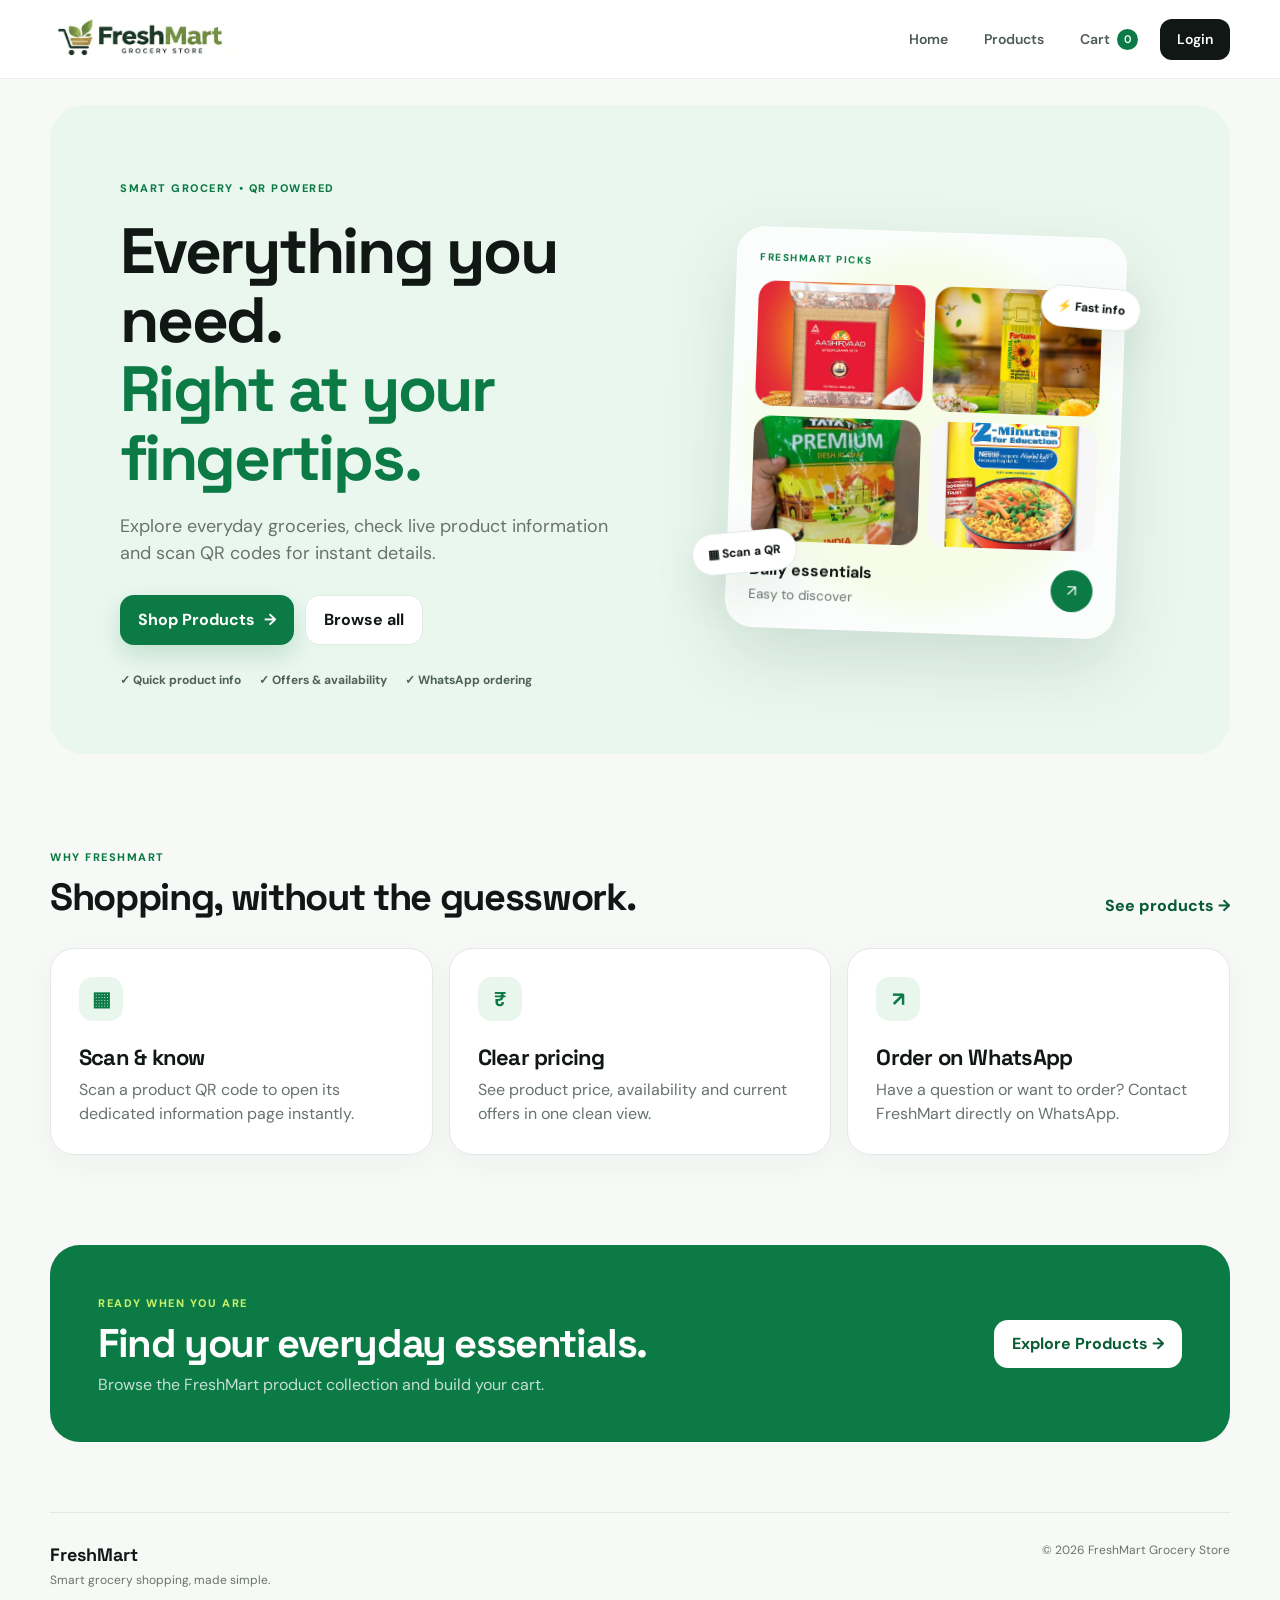
<file: Project/index.html>
<!DOCTYPE html>
<html lang="en">
<head>
    <meta charset="UTF-8">
    <meta name="viewport" content="width=device-width, initial-scale=1.0">
    <meta name="theme-color" content="#0b7a45">
    <title>FreshMart — Smart Grocery Shopping</title>
    <link rel="stylesheet" href="style.css">
</head>
<body>

<header class="site-header">
    <div class="nav-shell">
        <a class="brand" href="index.html" aria-label="FreshMart Home">
            <img src="images/freshmart-logo.jpg" alt="FreshMart Grocery Store">
        </a>
        <nav id="main-nav" aria-label="Main navigation"></nav>
    </div>
</header>

<main>
    <section class="hero-section">
        <div class="hero-copy">
            <span class="eyebrow">SMART GROCERY • QR POWERED</span>
            <h1>Everything you need.<br><span>Right at your fingertips.</span></h1>
            <p>Explore everyday groceries, check live product information and scan QR codes for instant details.</p>
            <div class="hero-actions">
                <a class="button button-primary" href="products.html">Shop Products <span>→</span></a>
                <a class="button button-ghost" href="products.html">Browse all</a>
            </div>
            <div class="hero-trust">
                <span>✓ Quick product info</span>
                <span>✓ Offers & availability</span>
                <span>✓ WhatsApp ordering</span>
            </div>
        </div>

        <div class="hero-visual">
            <div class="hero-glow"></div>
            <div class="hero-card hero-card-main">
                <div class="mini-label">FRESHMART PICKS</div>
                <div class="hero-product-grid">
                    <img src="images/product1.jpg" alt="Aashirvaad Atta">
                    <img src="images/product3.jpg" alt="Fortune Sunflower Oil">
                    <img src="images/product4.jpg" alt="Tata Tea">
                    <img src="images/product6.jpg" alt="Maggi Noodles">
                </div>
                <div class="hero-card-bottom">
                    <div>
                        <strong>Daily essentials</strong>
                        <small>Easy to discover</small>
                    </div>
                    <span class="hero-arrow">↗</span>
                </div>
            </div>
            <div class="floating-chip chip-top">⚡ Fast info</div>
            <div class="floating-chip chip-bottom">▦ Scan a QR</div>
        </div>
    </section>

    <section class="quick-section">
        <div class="section-heading">
            <div>
                <span class="eyebrow">WHY FRESHMART</span>
                <h2>Shopping, without the guesswork.</h2>
            </div>
            <a class="text-link" href="products.html">See products →</a>
        </div>

        <div class="feature-grid">
            <article class="feature-card">
                <div class="feature-icon">▦</div>
                <h3>Scan & know</h3>
                <p>Scan a product QR code to open its dedicated information page instantly.</p>
            </article>
            <article class="feature-card">
                <div class="feature-icon">₹</div>
                <h3>Clear pricing</h3>
                <p>See product price, availability and current offers in one clean view.</p>
            </article>
            <article class="feature-card">
                <div class="feature-icon">↗</div>
                <h3>Order on WhatsApp</h3>
                <p>Have a question or want to order? Contact FreshMart directly on WhatsApp.</p>
            </article>
        </div>
    </section>

    <section class="cta-section">
        <div>
            <span class="eyebrow">READY WHEN YOU ARE</span>
            <h2>Find your everyday essentials.</h2>
            <p>Browse the FreshMart product collection and build your cart.</p>
        </div>
        <a class="button button-light" href="products.html">Explore Products →</a>
    </section>
</main>

<footer class="site-footer">
    <div>
        <strong>FreshMart</strong>
        <span>Smart grocery shopping, made simple.</span>
    </div>
    <p>© 2026 FreshMart Grocery Store</p>
</footer>

<script src="products.js"></script>
<script src="shop.js"></script>
</body>
</html>
</file>
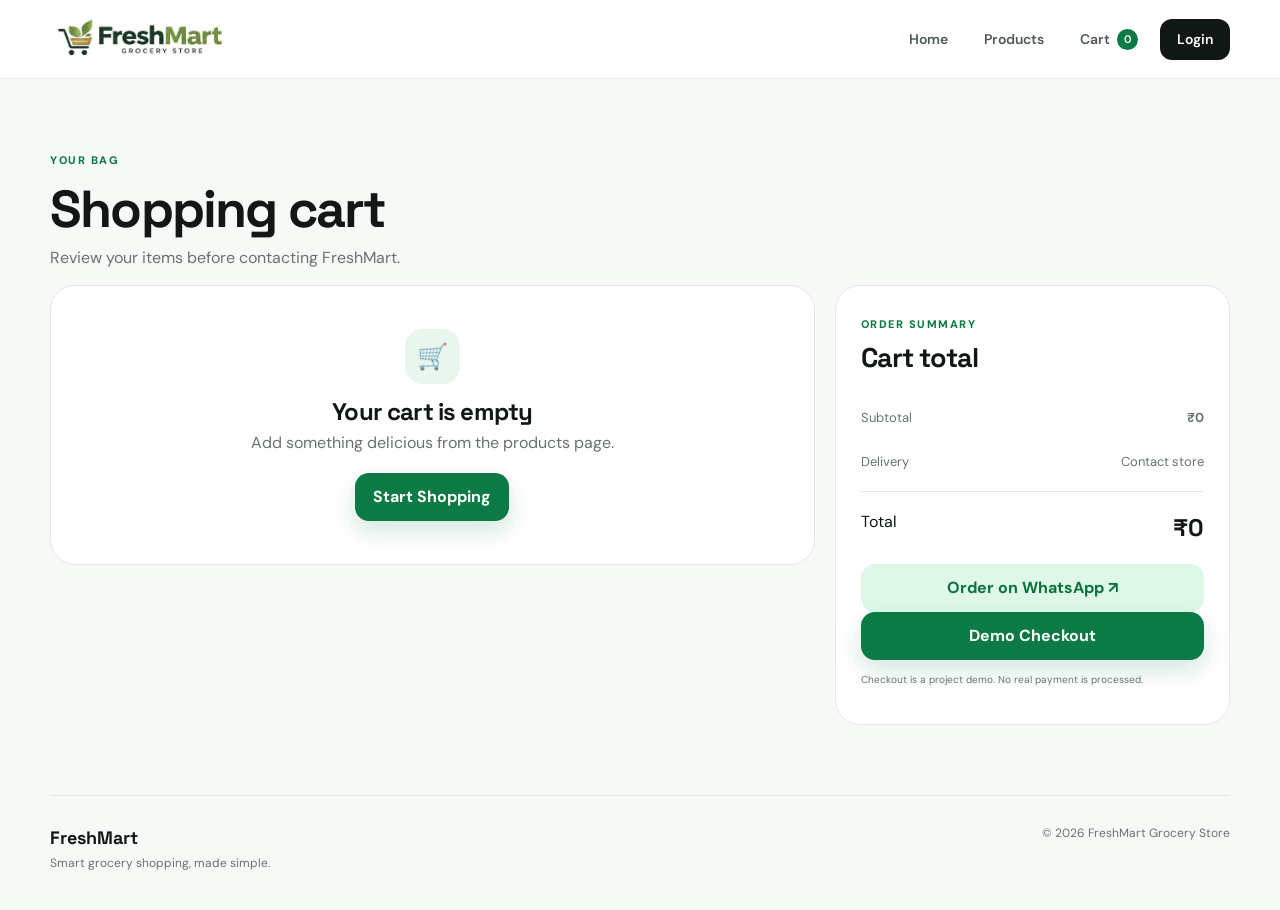
<file: Project/cart.html>
<!DOCTYPE html>
<html lang="en">
<head>
    <meta charset="UTF-8">
    <meta name="viewport" content="width=device-width, initial-scale=1.0">
    <meta name="theme-color" content="#0b7a45">
    <title>Your Cart — FreshMart</title>
    <link rel="stylesheet" href="style.css">
</head>
<body>
<header class="site-header">
    <div class="nav-shell">
        <a class="brand" href="index.html" aria-label="FreshMart Home"><img src="images/freshmart-logo.jpg" alt="FreshMart Grocery Store"></a>
        <nav id="main-nav" aria-label="Main navigation"></nav>
    </div>
</header>

<main class="page-main">
    <section class="page-heading compact-heading">
        <div><span class="eyebrow">YOUR BAG</span><h1>Shopping cart</h1><p>Review your items before contacting FreshMart.</p></div>
    </section>

    <section class="cart-layout">
        <div class="cart-container">
            <div id="cart-items"></div>
            <div id="cart-empty" class="empty-state hidden"><div class="empty-icon">🛒</div><h2>Your cart is empty</h2><p>Add something delicious from the products page.</p><a class="button button-primary" href="products.html">Start Shopping</a></div>
        </div>
        <aside class="cart-summary">
            <span class="eyebrow">ORDER SUMMARY</span>
            <h2>Cart total</h2>
            <div class="summary-row"><span>Subtotal</span><strong id="subtotal">₹0</strong></div>
            <div class="summary-row"><span>Delivery</span><span>Contact store</span></div>
            <div class="summary-total"><span>Total</span><strong id="cart-total">₹0</strong></div>
            <a class="button whatsapp-button full" id="whatsapp-order" href="#" target="_blank" rel="noopener">Order on WhatsApp ↗</a>
            <button class="button button-primary full" id="checkout-button">Demo Checkout</button>
            <p class="summary-note">Checkout is a project demo. No real payment is processed.</p>
            <p id="checkout-message" class="success-message"></p>
        </aside>
    </section>
</main>

<footer class="site-footer">
    <div><strong>FreshMart</strong><span>Smart grocery shopping, made simple.</span></div>
    <p>© 2026 FreshMart Grocery Store</p>
</footer>

<script src="products.js"></script>
<script src="shop.js"></script>
<script>
const cartItems = document.getElementById("cart-items");
const cartEmpty = document.getElementById("cart-empty");
const subtotalEl = document.getElementById("subtotal");
const cartTotal = document.getElementById("cart-total");
const checkoutMessage = document.getElementById("checkout-message");

function renderCart() {
    const cart = getCart();
    cartItems.innerHTML = "";
    checkoutMessage.textContent = "";

    if (cart.length === 0) {
        cartEmpty.classList.remove("hidden");
        subtotalEl.textContent = "₹0";
        cartTotal.textContent = "₹0";
        return;
    }

    cartEmpty.classList.add("hidden");
    let total = 0;

    cart.forEach(function(cartItem) {
        const product = getProductById(cartItem.id);
        if (!product) return;
        const itemTotal = product.price * cartItem.quantity;
        total += itemTotal;

        cartItems.innerHTML += `
            <article class="cart-item">
                <img src="${product.image}" alt="${product.name}">
                <div class="cart-item-info">
                    <div class="cart-item-top"><span class="stock"><i></i> In Stock</span><button class="remove-link" onclick="removeFromCart('${product.id}')">Remove</button></div>
                    <h3>${product.name}</h3>
                    <p>₹${product.price} each</p>
                    <div class="cart-item-bottom">
                        <div class="quantity-controls">
                            <button class="quantity-button" onclick="changeQuantity('${product.id}', -1)">−</button>
                            <strong>${cartItem.quantity}</strong>
                            <button class="quantity-button" onclick="changeQuantity('${product.id}', 1)">+</button>
                        </div>
                        <strong class="item-total">₹${itemTotal}</strong>
                    </div>
                </div>
            </article>`;
    });

    subtotalEl.textContent = `₹${total}`;
    cartTotal.textContent = `₹${total}`;
}

function changeQuantity(productId, change) {
    const cart = getCart();
    const item = cart.find(item => item.id === productId);
    if (!item) return;
    item.quantity += change;
    if (item.quantity <= 0) saveCart(cart.filter(item => item.id !== productId));
    else saveCart(cart);
    updateNavigation();
    renderCart();
}

function removeFromCart(productId) {
    saveCart(getCart().filter(item => item.id !== productId));
    updateNavigation();
    renderCart();
}

document.getElementById("checkout-button").addEventListener("click", function() {
    if (!isLoggedIn()) {
        alert("Please login before checkout.");
        window.location.href = "login.html?next=cart";
        return;
    }
    if (getCart().length === 0) {
        checkoutMessage.textContent = "Your cart is empty.";
        return;
    }
    checkoutMessage.textContent = "Demo checkout completed. No real order or payment was processed.";
});

document.getElementById("whatsapp-order").addEventListener("click", function(event) {
    event.preventDefault();
    const cart = getCart();
    if (cart.length === 0) { alert("Your cart is empty."); return; }
    let message = "Hello FreshMart! I would like to order these items:\n\n";
    let total = 0;
    cart.forEach(function(cartItem) {
        const product = getProductById(cartItem.id);
        if (!product) return;
        const subtotal = product.price * cartItem.quantity;
        total += subtotal;
        message += `${product.name} x ${cartItem.quantity} = ₹${subtotal}\n`;
    });
    message += `\nTotal: ₹${total}\nPlease contact me to confirm the order.`;
    window.open("https://wa.me/919284353907?text=" + encodeURIComponent(message), "_blank", "noopener");
});

renderCart();
</script>
</body>
</html>
</file>
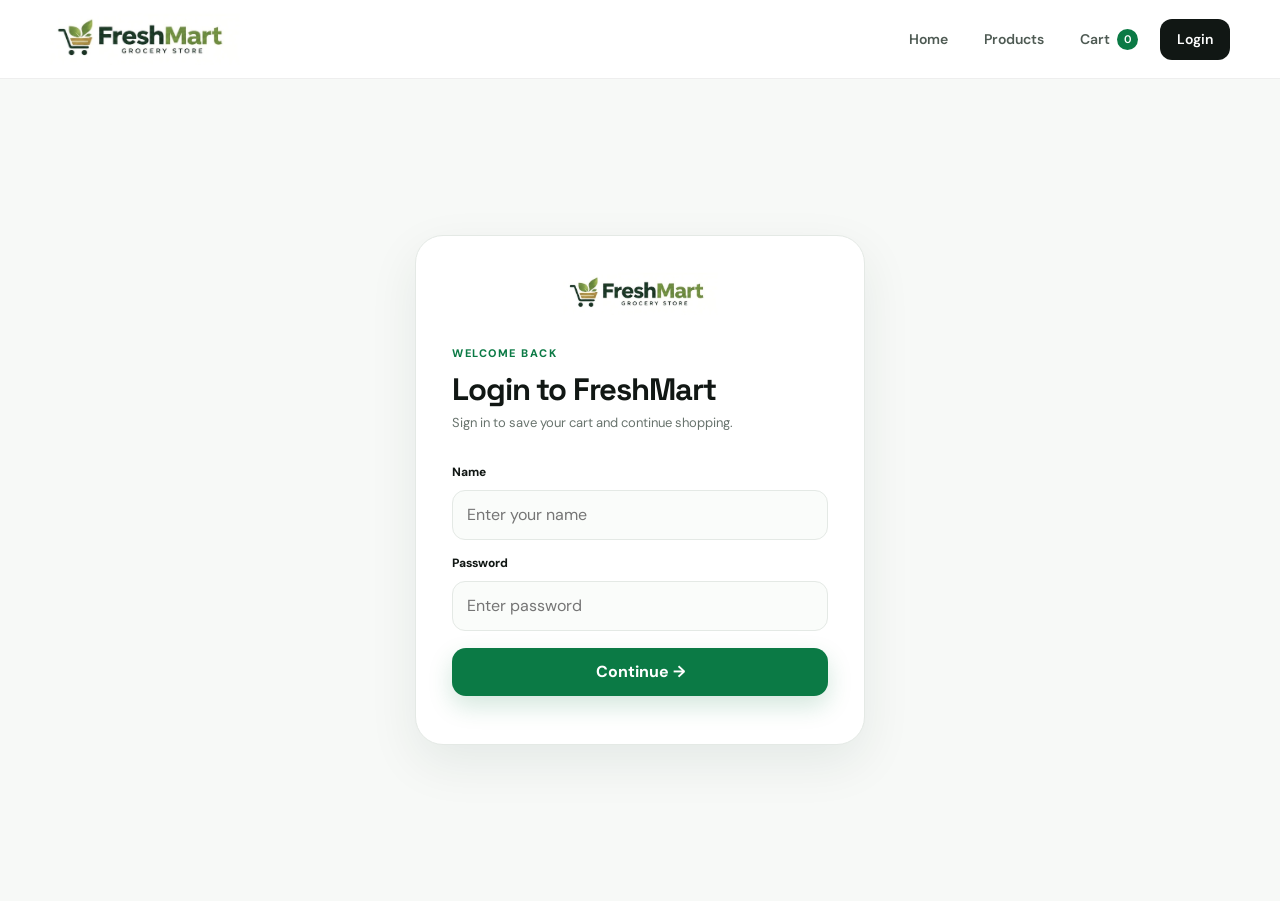
<file: Project/login.html>
<!DOCTYPE html>
<html lang="en">
<head>
    <meta charset="UTF-8">
    <meta name="viewport" content="width=device-width, initial-scale=1.0">
    <meta name="theme-color" content="#0b7a45">
    <title>Login — FreshMart</title>
    <link rel="stylesheet" href="style.css">
</head>
<body class="login-page">
<header class="site-header">
    <div class="nav-shell">
        <a class="brand" href="index.html" aria-label="FreshMart Home"><img src="images/freshmart-logo.jpg" alt="FreshMart Grocery Store"></a>
        <nav id="main-nav" aria-label="Main navigation"></nav>
    </div>
</header>

<main class="login-main">
    <section class="login-container">
        <div class="login-logo"><img src="images/freshmart-logo.jpg" alt="FreshMart"></div>
        <span class="eyebrow">WELCOME BACK</span>
        <h1>Login to FreshMart</h1>
        <p class="login-subtitle">Sign in to save your cart and continue shopping.</p>
        <form id="login-form">
            <label for="username">Name</label>
            <input type="text" id="username" placeholder="Enter your name" autocomplete="name" required>
            <label for="password">Password</label>
            <input type="password" id="password" placeholder="Enter password" autocomplete="current-password" required>
            <button class="button button-primary full" type="submit">Continue →</button>
        </form>
        <p id="login-message" class="form-message"></p>
    </section>
</main>

<script src="products.js"></script>
<script src="shop.js"></script>
<script>
const loginForm = document.getElementById("login-form");
const loginMessage = document.getElementById("login-message");
loginForm.addEventListener("submit", function(event) {
    event.preventDefault();
    const username = document.getElementById("username").value.trim();
    const password = document.getElementById("password").value;
    if (!username || !password) {
        loginMessage.textContent = "Please enter your name and password.";
        return;
    }
    localStorage.setItem("freshmartUser", username);
    const nextPage = new URLSearchParams(window.location.search).get("next");
    window.location.href = nextPage === "cart" ? "cart.html" : "products.html";
});
</script>
</body>
</html>
</file>
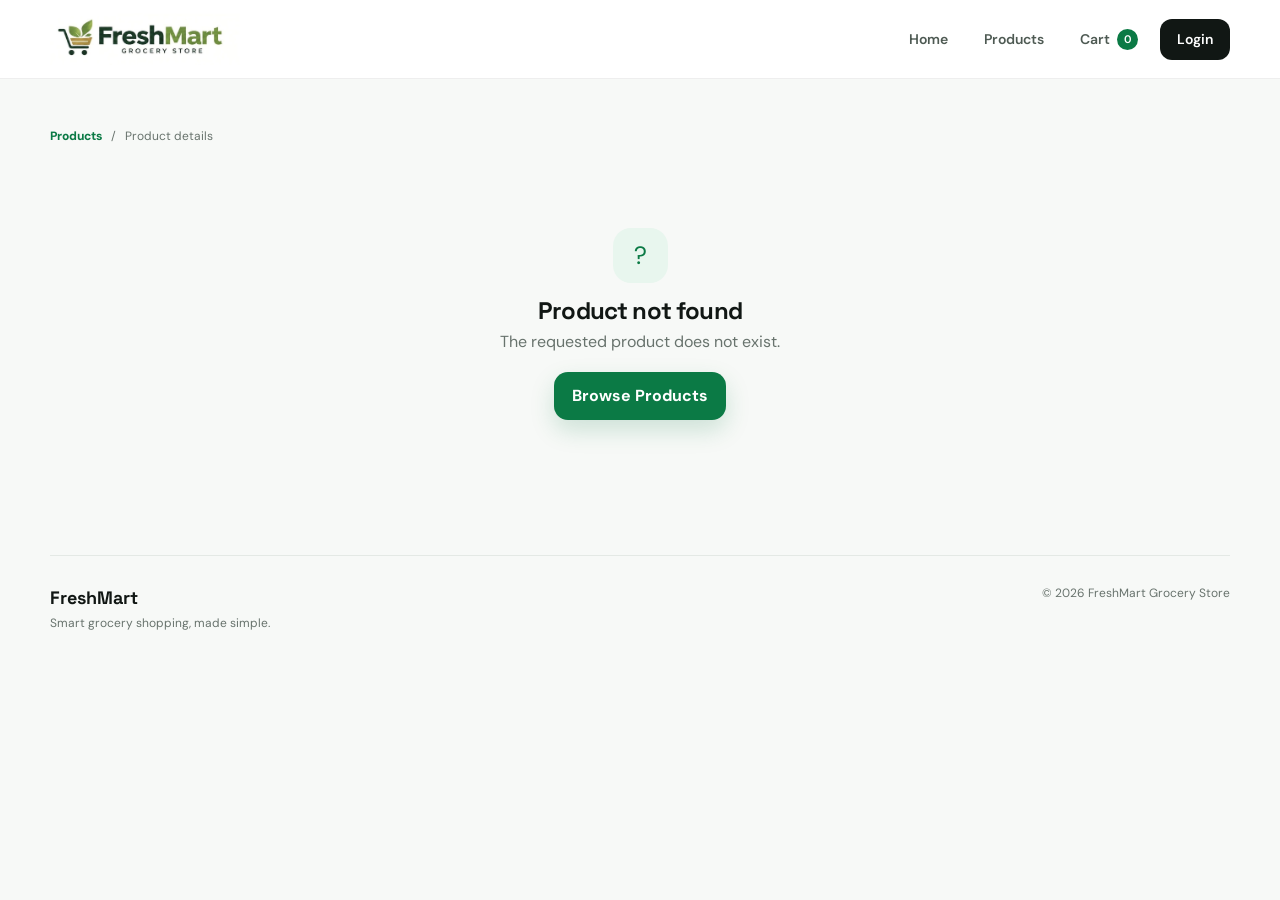
<file: Project/product.html>
<!DOCTYPE html>
<html lang="en">
<head>
    <meta charset="UTF-8">
    <meta name="viewport" content="width=device-width, initial-scale=1.0">
    <meta name="theme-color" content="#0b7a45">
    <title>Product Details — FreshMart</title>
    <link rel="stylesheet" href="style.css">
</head>
<body>
<header class="site-header">
    <div class="nav-shell">
        <a class="brand" href="index.html" aria-label="FreshMart Home"><img src="images/freshmart-logo.jpg" alt="FreshMart Grocery Store"></a>
        <nav id="main-nav" aria-label="Main navigation"></nav>
    </div>
</header>

<main class="page-main">
    <div class="breadcrumb"><a href="products.html">Products</a><span>/</span><span>Product details</span></div>
    <section class="product-details" id="product-details"></section>
</main>

<footer class="site-footer">
    <div><strong>FreshMart</strong><span>Smart grocery shopping, made simple.</span></div>
    <p>© 2026 FreshMart Grocery Store</p>
</footer>

<script src="products.js"></script>
<script src="shop.js"></script>
<script>
const productId = new URLSearchParams(window.location.search).get("id");
const product = products.find(item => item.id === productId);
const productDetails = document.getElementById("product-details");

if (product) {
    const message = encodeURIComponent(`Hello FreshMart, I am interested in ${product.name}. Is it available?`);
    const offer = product.offer !== "No Offer" ? `<span class="badge badge-offer large">${product.offer}</span>` : "";
    const stock = product.availability === "In Stock" ? `<span class="stock large-stock"><i></i> ${product.availability}</span>` : `<span class="stock stock-out">${product.availability}</span>`;

    productDetails.innerHTML = `
        <div class="detail-image-card">
            ${offer}
            <img src="${product.image}" alt="${product.name}">
        </div>
        <div class="detail-content">
            <div class="detail-kicker">FRESHMART ESSENTIAL</div>
            <h1>${product.name}</h1>
            <div class="detail-status">${stock}</div>
            <div class="detail-price">₹${product.price}</div>
            <p class="detail-description">${product.description}</p>
            <div class="detail-info-grid">
                <div><span>Availability</span><strong>${product.availability}</strong></div>
                <div><span>Offer</span><strong>${product.offer}</strong></div>
            </div>
            <div class="detail-actions">
                <button class="button button-primary" onclick="addToCart('${product.id}', this)">Add to Cart</button>
                <a class="button whatsapp-button" href="https://wa.me/919284353907?text=${message}" target="_blank" rel="noopener">WhatsApp Us ↗</a>
            </div>
            <a class="back-link" href="products.html">← Back to products</a>
        </div>`;
} else {
    productDetails.innerHTML = `<div class="empty-state"><div class="empty-icon">?</div><h2>Product not found</h2><p>The requested product does not exist.</p><a class="button button-primary" href="products.html">Browse Products</a></div>`;
}
</script>
</body>
</html>
</file>
<file: Project/style.css>
@import url('https://fonts.googleapis.com/css2?family=DM+Sans:wght@400;500;600;700&family=Space+Grotesk:wght@500;600;700&display=swap');

:root {
    --green: #0b7a45;
    --green-dark: #075c34;
    --green-soft: #e8f6ee;
    --lime: #c9f26b;
    --ink: #111714;
    --muted: #68736d;
    --line: #e4e9e5;
    --surface: #ffffff;
    --bg: #f7f9f7;
    --shadow: 0 18px 50px rgba(19, 49, 34, .08);
    --radius: 24px;
}

* { box-sizing: border-box; }
html { scroll-behavior: smooth; }
body {
    margin: 0;
    font-family: 'DM Sans', Arial, sans-serif;
    background: var(--bg);
    color: var(--ink);
    line-height: 1.5;
}
a { color: inherit; }
button, input { font: inherit; }
button { cursor: pointer; }

.site-header {
    position: sticky;
    top: 0;
    z-index: 50;
    background: rgba(255,255,255,.92);
    backdrop-filter: blur(16px);
    border-bottom: 1px solid rgba(17,23,20,.07);
}
.nav-shell {
    width: min(1180px, calc(100% - 36px));
    min-height: 78px;
    margin: auto;
    display: flex;
    align-items: center;
    justify-content: space-between;
    gap: 30px;
}
.brand { display: flex; align-items: center; width: 190px; }
.brand img { display: block; width: 100%; height: auto; max-height: 56px; object-fit: contain; }
nav { display: flex; align-items: center; gap: 8px; }
nav a {
    text-decoration: none;
    color: #4e5a53;
    font-weight: 600;
    font-size: 14px;
    padding: 10px 14px;
    border-radius: 12px;
    transition: .2s ease;
}
nav a:hover { background: var(--green-soft); color: var(--green-dark); }
nav .nav-cart { display: inline-flex; align-items: center; gap: 7px; }
nav .nav-cart span {
    min-width: 21px;
    height: 21px;
    display: inline-grid;
    place-items: center;
    padding: 0 5px;
    border-radius: 999px;
    background: var(--green);
    color: white;
    font-size: 11px;
}
nav .nav-login { background: var(--ink); color: white; padding-inline: 17px; }
nav .nav-login:hover { background: var(--green); color: white; }

h1, h2, h3 { font-family: 'Space Grotesk', Arial, sans-serif; line-height: 1.08; letter-spacing: -.035em; }
p { color: var(--muted); }

.button {
    display: inline-flex;
    justify-content: center;
    align-items: center;
    gap: 9px;
    min-height: 48px;
    padding: 12px 18px;
    border: 0;
    border-radius: 14px;
    text-decoration: none;
    font-weight: 700;
    transition: transform .2s ease, box-shadow .2s ease, background .2s ease;
}
.button:hover { transform: translateY(-2px); }
.button-primary { background: var(--green); color: white; box-shadow: 0 10px 25px rgba(11,122,69,.18); }
.button-primary:hover { background: var(--green-dark); }
.button-ghost { background: white; border: 1px solid var(--line); }
.button-light { background: white; color: var(--green-dark); }
.button.compact { min-height: 42px; padding: 9px 14px; font-size: 13px; }
.button.full { width: 100%; }
.whatsapp-button { background: #dff7e8; color: #08733e; }

.eyebrow {
    display: inline-block;
    color: var(--green);
    font-size: 11px;
    font-weight: 800;
    letter-spacing: .14em;
    text-transform: uppercase;
}

.hero-section {
    width: min(1180px, calc(100% - 36px));
    min-height: 610px;
    margin: 26px auto 0;
    padding: 70px 70px 65px;
    display: grid;
    grid-template-columns: 1.05fr .95fr;
    gap: 55px;
    align-items: center;
    overflow: hidden;
    border-radius: 34px;
    background: #eaf7ef;
    position: relative;
}
.hero-copy { position: relative; z-index: 2; }
.hero-copy h1 { font-size: clamp(45px, 5vw, 72px); margin: 18px 0 20px; max-width: 720px; }
.hero-copy h1 span { color: var(--green); }
.hero-copy > p { max-width: 570px; font-size: 18px; margin: 0 0 28px; }
.hero-actions { display: flex; flex-wrap: wrap; gap: 11px; }
.hero-trust { display: flex; flex-wrap: wrap; gap: 18px; margin-top: 26px; font-size: 12px; font-weight: 700; color: #4d6257; }
.hero-visual { position: relative; min-height: 400px; display: grid; place-items: center; }
.hero-glow { position: absolute; width: 360px; height: 360px; border-radius: 50%; background: var(--lime); filter: blur(2px); opacity: .65; }
.hero-card { position: relative; z-index: 2; width: min(390px, 88%); padding: 22px; border: 1px solid rgba(255,255,255,.8); border-radius: 28px; background: rgba(255,255,255,.78); backdrop-filter: blur(12px); box-shadow: 0 28px 70px rgba(24, 72, 45, .15); transform: rotate(2deg); }
.mini-label { font-size: 10px; font-weight: 800; letter-spacing: .15em; color: var(--green); margin-bottom: 16px; }
.hero-product-grid { display: grid; grid-template-columns: 1fr 1fr; gap: 10px; }
.hero-product-grid img { width: 100%; height: 125px; object-fit: cover; border-radius: 18px; background: #f2f4f2; }
.hero-card-bottom { display: flex; justify-content: space-between; align-items: center; margin-top: 17px; }
.hero-card-bottom strong, .hero-card-bottom small { display: block; }
.hero-card-bottom small { color: var(--muted); margin-top: 3px; }
.hero-arrow { width: 42px; height: 42px; display: grid; place-items: center; border-radius: 50%; background: var(--green); color: white; }
.floating-chip { position: absolute; z-index: 3; background: white; border: 1px solid var(--line); border-radius: 999px; padding: 11px 15px; font-size: 12px; font-weight: 800; box-shadow: var(--shadow); }
.chip-top { top: 55px; right: 4%; transform: rotate(5deg); }
.chip-bottom { bottom: 60px; left: 0; transform: rotate(-5deg); }

.quick-section, .cta-section, .page-main { width: min(1180px, calc(100% - 36px)); margin-left: auto; margin-right: auto; }
.quick-section { padding: 90px 0; }
.section-heading { display: flex; justify-content: space-between; gap: 25px; align-items: end; margin-bottom: 30px; }
.section-heading h2 { font-size: 38px; margin: 9px 0 0; max-width: 600px; }
.text-link { color: var(--green-dark); text-decoration: none; font-weight: 800; }
.feature-grid { display: grid; grid-template-columns: repeat(3, 1fr); gap: 16px; }
.feature-card { background: white; border: 1px solid var(--line); border-radius: var(--radius); padding: 28px; box-shadow: 0 8px 30px rgba(19,49,34,.04); transition: .25s ease; }
.feature-card:hover { transform: translateY(-5px); box-shadow: var(--shadow); }
.feature-icon { width: 44px; height: 44px; display: grid; place-items: center; border-radius: 14px; background: var(--green-soft); color: var(--green); font-size: 20px; font-weight: 800; }
.feature-card h3 { margin: 25px 0 8px; font-size: 22px; }
.feature-card p { margin: 0; }
.cta-section { margin-bottom: 70px; padding: 45px 48px; display: flex; align-items: center; justify-content: space-between; gap: 30px; border-radius: 30px; background: var(--green); color: white; }
.cta-section .eyebrow { color: var(--lime); }
.cta-section h2 { font-size: 40px; margin: 8px 0; }
.cta-section p { color: rgba(255,255,255,.76); margin: 0; }

.site-footer { width: min(1180px, calc(100% - 36px)); margin: 0 auto; padding: 28px 0 38px; display: flex; justify-content: space-between; gap: 20px; border-top: 1px solid var(--line); }
.site-footer strong, .site-footer span { display: block; }
.site-footer strong { font-family: 'Space Grotesk'; font-size: 18px; }
.site-footer span { color: var(--muted); font-size: 12px; margin-top: 3px; }
.site-footer p { margin: 0; font-size: 12px; }

.page-main { padding: 48px 0 70px; }
.page-heading { display: flex; justify-content: space-between; align-items: end; gap: 25px; padding: 20px 0 34px; }
.page-heading h1 { font-size: 52px; margin: 10px 0 9px; }
.page-heading p { margin: 0; font-size: 16px; }
.product-count { padding: 9px 13px; border-radius: 999px; background: white; border: 1px solid var(--line); font-size: 12px; font-weight: 800; color: var(--muted); }
.compact-heading { padding-bottom: 15px; }
.catalog-toolbar { display: flex; align-items: center; gap: 12px; margin-bottom: 25px; }
.search-wrap { flex: 1; max-width: 700px; height: 58px; display: flex; align-items: center; gap: 10px; padding: 0 18px; background: white; border: 1px solid var(--line); border-radius: 17px; box-shadow: 0 5px 20px rgba(19,49,34,.04); }
.search-wrap span { font-size: 24px; color: var(--muted); }
.search-wrap input { width: 100%; border: 0; outline: 0; background: transparent; font-size: 15px; color: var(--ink); }
.search-hint { font-size: 12px; color: var(--muted); }
.products { display: grid; grid-template-columns: repeat(3, 1fr); gap: 18px; }
.product-card { overflow: hidden; background: white; border: 1px solid var(--line); border-radius: 23px; box-shadow: 0 6px 25px rgba(19,49,34,.035); transition: transform .25s ease, box-shadow .25s ease; }
.product-card:hover { transform: translateY(-5px); box-shadow: var(--shadow); }
.product-image-wrap { height: 255px; position: relative; display: block; overflow: hidden; background: #f1f4f1; }
.product-image-wrap img { width: 100%; height: 100%; display: block; object-fit: cover; transition: transform .35s ease; }
.product-card:hover .product-image-wrap img { transform: scale(1.04); }
.badge { position: absolute; top: 13px; left: 13px; z-index: 2; padding: 7px 10px; border-radius: 999px; background: var(--lime); color: #234000; font-size: 11px; font-weight: 800; }
.product-info { padding: 18px; }
.product-meta { display: flex; align-items: center; justify-content: space-between; min-height: 18px; }
.stock { display: inline-flex; align-items: center; gap: 6px; color: #187744; font-size: 11px; font-weight: 800; }
.stock i { width: 6px; height: 6px; display: inline-block; border-radius: 50%; background: #1aa35c; }
.stock-out { color: #a43c3c; }
.product-card h2 { font-size: 21px; margin: 10px 0 7px; }
.product-description { font-size: 12px; min-height: 38px; margin: 0; }
.product-bottom { display: flex; align-items: center; justify-content: space-between; gap: 10px; margin-top: 17px; }
.price { font-family: 'Space Grotesk'; font-size: 25px; }
.view-link { color: var(--green); text-decoration: none; font-size: 12px; font-weight: 800; }
.product-actions { display: grid; grid-template-columns: 1fr auto; gap: 8px; margin-top: 13px; }
.qr-toggle { min-height: 42px; padding: 0 13px; border: 1px solid var(--line); background: white; border-radius: 12px; font-size: 12px; font-weight: 800; color: var(--ink); }
.qr-panel { max-height: 0; overflow: hidden; opacity: 0; display: flex; flex-direction: column; align-items: center; gap: 7px; transition: .3s ease; }
.qr-panel.show { max-height: 175px; opacity: 1; margin-top: 15px; padding-top: 15px; border-top: 1px solid var(--line); }
.qr-code { display: flex; justify-content: center; }
.qr-code img { width: 120px !important; height: 120px !important; }
.qr-panel span { font-size: 10px; color: var(--muted); }

.breadcrumb { display: flex; gap: 9px; font-size: 12px; color: var(--muted); margin-bottom: 18px; }
.breadcrumb a { color: var(--green); text-decoration: none; font-weight: 800; }
.product-details { display: grid; grid-template-columns: .95fr 1.05fr; gap: 60px; align-items: center; padding: 30px 0; }
.detail-image-card { min-height: 500px; position: relative; display: grid; place-items: center; overflow: hidden; background: white; border: 1px solid var(--line); border-radius: 30px; }
.detail-image-card img { width: 100%; height: 500px; object-fit: cover; }
.detail-image-card .badge { top: 20px; left: 20px; }
.detail-kicker { color: var(--green); font-size: 11px; font-weight: 800; letter-spacing: .13em; }
.detail-content h1 { font-size: clamp(42px, 5vw, 64px); margin: 12px 0 15px; }
.detail-status { margin-bottom: 12px; }
.detail-price { font-family: 'Space Grotesk'; font-size: 42px; font-weight: 700; margin: 8px 0 14px; }
.detail-description { max-width: 560px; font-size: 16px; }
.detail-info-grid { display: grid; grid-template-columns: 1fr 1fr; gap: 12px; margin: 26px 0; }
.detail-info-grid div { padding: 15px; border: 1px solid var(--line); background: white; border-radius: 16px; }
.detail-info-grid span, .detail-info-grid strong { display: block; }
.detail-info-grid span { font-size: 11px; color: var(--muted); }
.detail-info-grid strong { margin-top: 4px; font-size: 14px; }
.detail-actions { display: flex; flex-wrap: wrap; gap: 10px; }
.back-link { display: inline-block; margin-top: 22px; color: var(--muted); font-size: 13px; text-decoration: none; font-weight: 700; }

.cart-layout { display: grid; grid-template-columns: 1.45fr .75fr; gap: 20px; align-items: start; }
.cart-container, .cart-summary { background: white; border: 1px solid var(--line); border-radius: 25px; }
.cart-container { padding: 8px 24px; }
.cart-item { display: flex; gap: 18px; padding: 22px 0; border-bottom: 1px solid var(--line); }
.cart-item:last-child { border-bottom: 0; }
.cart-item > img { width: 110px; height: 110px; object-fit: cover; border-radius: 17px; background: #f2f4f2; }
.cart-item-info { flex: 1; }
.cart-item-top { display: flex; justify-content: space-between; gap: 10px; }
.cart-item-info h3 { margin: 8px 0 3px; font-size: 20px; }
.cart-item-info p { margin: 0; font-size: 12px; }
.remove-link { border: 0; background: transparent; color: #a34a4a; font-size: 12px; font-weight: 700; padding: 0; }
.cart-item-bottom { display: flex; align-items: center; justify-content: space-between; gap: 15px; margin-top: 17px; }
.quantity-controls { display: inline-flex; align-items: center; gap: 12px; padding: 5px; border: 1px solid var(--line); border-radius: 12px; }
.quantity-button { width: 28px; height: 28px; border: 0; border-radius: 8px; background: var(--green-soft); color: var(--green); font-weight: 800; }
.item-total { font-family: 'Space Grotesk'; font-size: 18px; }
.cart-summary { position: sticky; top: 100px; padding: 25px; }
.cart-summary h2 { margin: 8px 0 24px; font-size: 27px; }
.summary-row, .summary-total { display: flex; justify-content: space-between; gap: 15px; padding: 12px 0; color: var(--muted); font-size: 13px; }
.summary-total { margin-top: 8px; padding: 18px 0; border-top: 1px solid var(--line); color: var(--ink); font-size: 16px; }
.summary-total strong { font-family: 'Space Grotesk'; font-size: 24px; }
.summary-note { font-size: 10px; line-height: 1.5; margin: 12px 0 0; }
.success-message { color: var(--green); font-size: 12px; }
.hidden { display: none !important; }
.empty-state { min-height: 250px; display: grid; place-items: center; align-content: center; text-align: center; padding: 35px; grid-column: 1 / -1; }
.empty-icon { width: 55px; height: 55px; display: grid; place-items: center; border-radius: 18px; background: var(--green-soft); color: var(--green); font-size: 25px; margin-bottom: 15px; }
.empty-state h2 { margin: 0 0 6px; }
.empty-state p { margin: 0 0 18px; }

.login-main { min-height: calc(100vh - 78px); display: grid; place-items: center; padding: 50px 18px; }
.login-container { width: min(450px, 100%); padding: 36px; background: white; border: 1px solid var(--line); border-radius: 28px; box-shadow: var(--shadow); }
.login-logo { width: 155px; margin: 0 auto 25px; }
.login-logo img { width: 100%; display: block; }
.login-container h1 { font-size: 31px; margin: 9px 0 7px; }
.login-subtitle { margin: 0 0 25px; font-size: 13px; }
.login-container form { display: flex; flex-direction: column; gap: 9px; }
.login-container label { font-size: 12px; font-weight: 800; margin-top: 5px; }
.login-container input { width: 100%; height: 50px; padding: 0 14px; border: 1px solid var(--line); border-radius: 13px; outline: 0; background: #fafcfa; }
.login-container input:focus { border-color: var(--green); box-shadow: 0 0 0 4px rgba(11,122,69,.08); }
.login-container button { margin-top: 8px; }
.form-message { font-size: 12px; color: #a43c3c; }

@media (max-width: 900px) {
    .hero-section { grid-template-columns: 1fr; padding: 55px 35px; }
    .hero-visual { min-height: 340px; }
    .products { grid-template-columns: repeat(2, 1fr); }
    .product-details { grid-template-columns: 1fr; gap: 30px; }
    .detail-image-card, .detail-image-card img { min-height: 420px; height: 420px; }
    .cart-layout { grid-template-columns: 1fr; }
    .cart-summary { position: static; }
}

@media (max-width: 650px) {
    .nav-shell { width: min(100% - 24px, 1180px); min-height: 70px; gap: 10px; }
    .brand { width: 145px; }
    nav { gap: 1px; }
    nav a { padding: 8px 7px; font-size: 11px; }
    nav .nav-login { padding-inline: 10px; }
    .hero-section, .quick-section, .cta-section, .page-main, .site-footer { width: min(100% - 24px, 1180px); }
    .hero-section { margin-top: 12px; padding: 42px 22px; border-radius: 25px; }
    .hero-copy h1 { font-size: 42px; }
    .hero-copy > p { font-size: 15px; }
    .hero-trust { flex-direction: column; gap: 7px; }
    .hero-visual { min-height: 300px; }
    .hero-card { width: 94%; }
    .chip-top { top: 18px; right: -2px; }
    .chip-bottom { bottom: 18px; left: -2px; }
    .quick-section { padding: 65px 0; }
    .section-heading, .cta-section, .page-heading { align-items: flex-start; flex-direction: column; }
    .section-heading h2, .cta-section h2 { font-size: 31px; }
    .feature-grid, .products { grid-template-columns: 1fr; }
    .product-image-wrap { height: 270px; }
    .search-hint { display: none; }
    .catalog-toolbar { margin-bottom: 17px; }
    .page-main { padding-top: 28px; }
    .page-heading h1 { font-size: 40px; }
    .product-details { padding-top: 5px; }
    .detail-image-card, .detail-image-card img { min-height: 330px; height: 330px; }
    .detail-content h1 { font-size: 43px; }
    .detail-price { font-size: 35px; }
    .detail-info-grid { grid-template-columns: 1fr 1fr; }
    .detail-actions .button { width: 100%; }
    .cart-container { padding: 4px 17px; }
    .cart-item > img { width: 82px; height: 82px; }
    .cart-item-bottom { align-items: flex-start; flex-direction: column; }
    .site-footer { flex-direction: column; }
    .login-container { padding: 28px 22px; }
}
</file>
